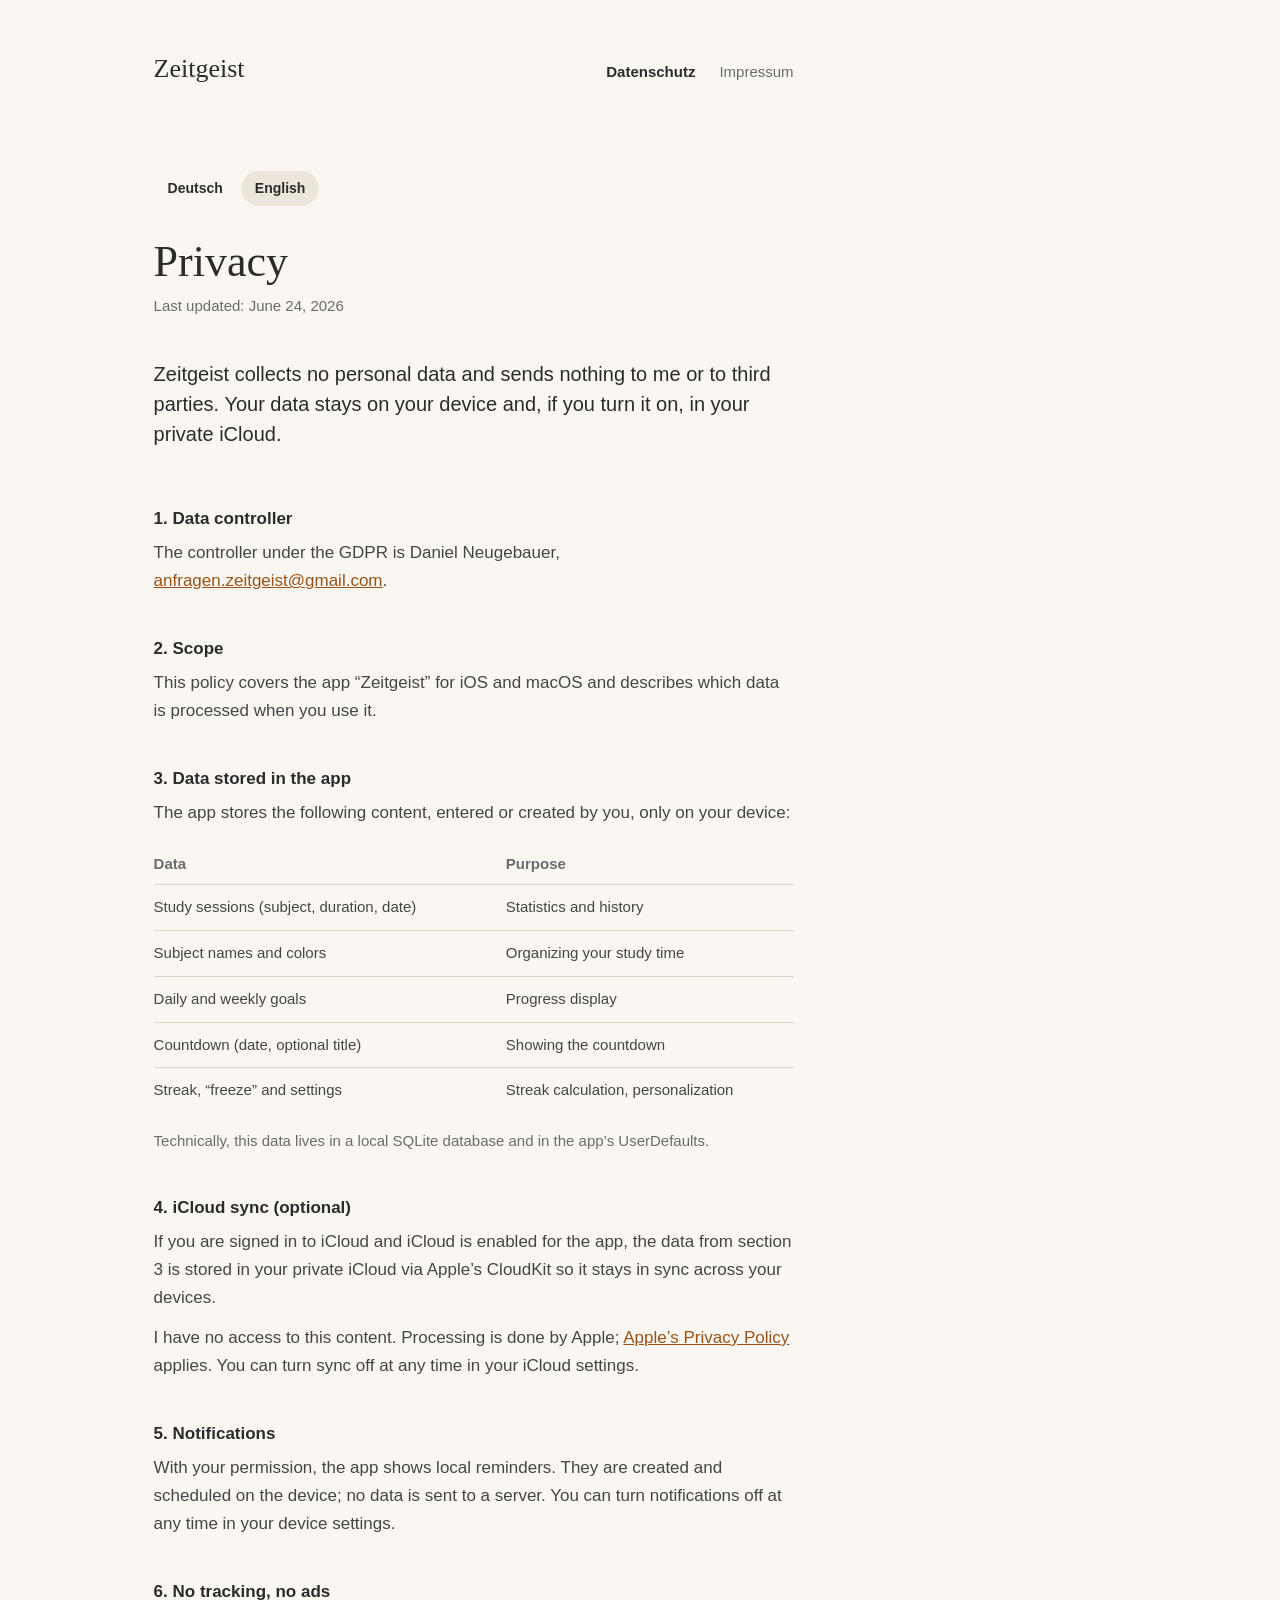
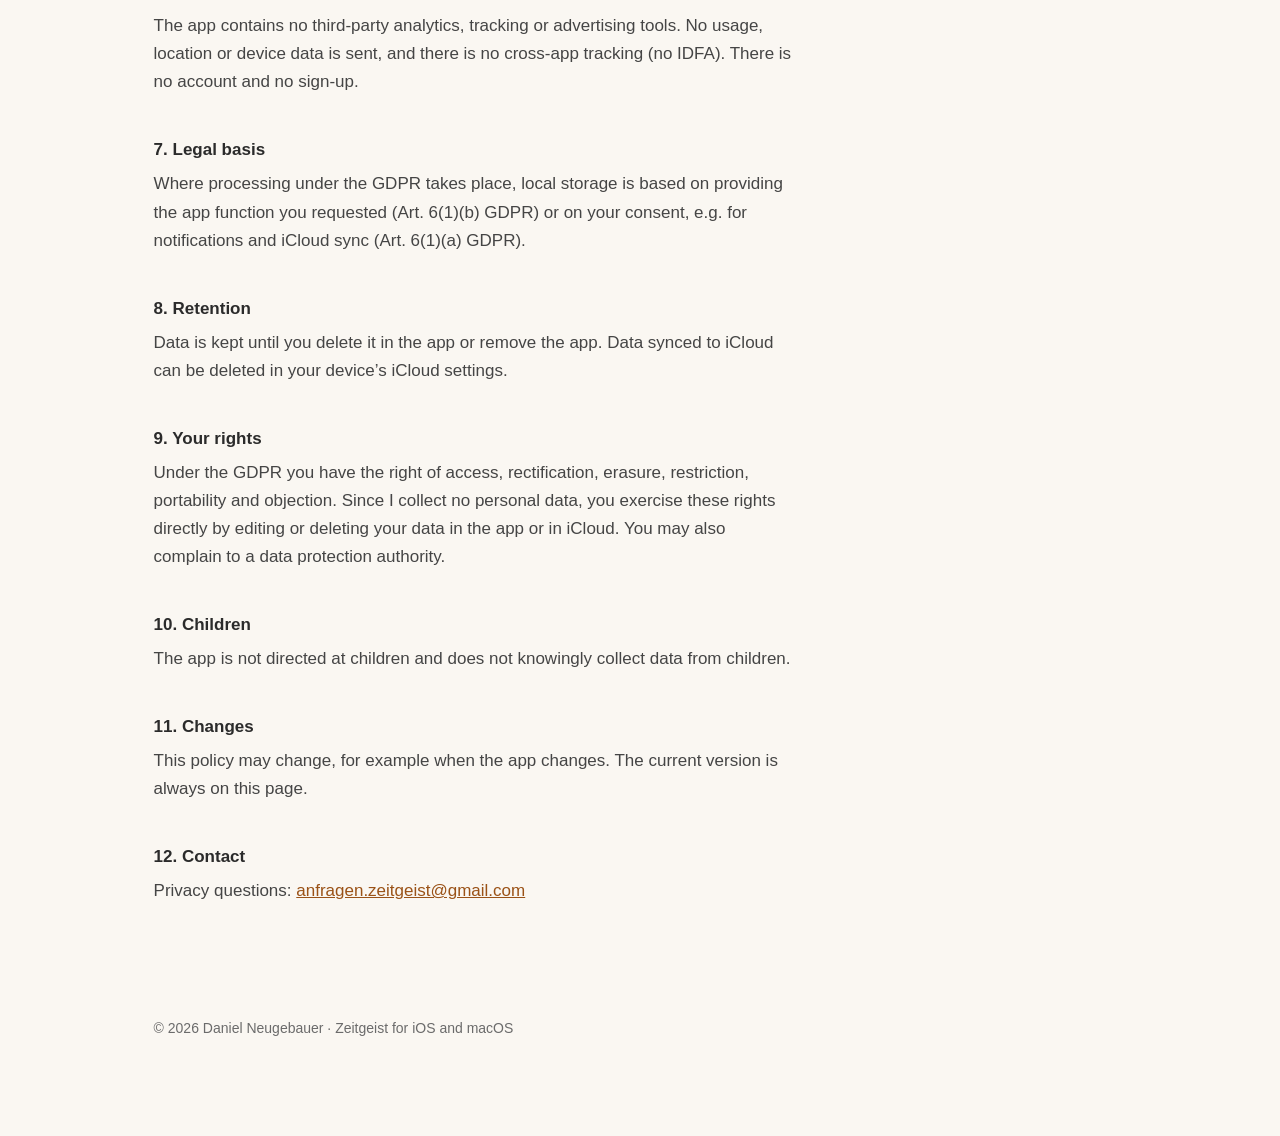
<file: index.html>
<!DOCTYPE html>
<html lang="de">
<head>
<meta charset="UTF-8">
<meta name="viewport" content="width=device-width, initial-scale=1">
<title>Zeitgeist – Datenschutz / Privacy</title>
<link rel="stylesheet" href="style.css">
</head>
<body>
<div class="page">
  <header class="site-header">
    <span class="brand">Zeitgeist</span>
    <nav class="site-nav">
      <a href="index.html" aria-current="page">Datenschutz</a>
      <a href="impressum.html">Impressum</a>
    </nav>
  </header>

  <div class="lang-toggle" role="group" aria-label="Sprache / Language">
    <button id="btn-de" class="active" onclick="setLang('de')">Deutsch</button>
    <button id="btn-en" onclick="setLang('en')">English</button>
  </div>

  <!-- ===================== DEUTSCH ===================== -->
  <article id="lang-de" class="lang active">
    <h1>Datenschutz</h1>
    <p class="updated">Stand: 24. Juni 2026</p>
    <p class="lead">Zeitgeist sammelt keine personenbezogenen Daten und sendet nichts an mich oder an Dritte. Deine Daten bleiben auf deinem Gerät und, wenn du es aktivierst, in deiner privaten iCloud.</p>

    <h2>1. Verantwortlicher</h2>
    <p>Verantwortlich im Sinne der DSGVO ist Daniel Neugebauer, <a href="mailto:anfragen.zeitgeist@gmail.com">anfragen.zeitgeist@gmail.com</a>.</p>

    <h2>2. Geltungsbereich</h2>
    <p>Diese Erklärung gilt für die App „Zeitgeist“ für iOS und macOS und beschreibt, welche Daten bei der Nutzung verarbeitet werden.</p>

    <h2>3. Daten, die in der App gespeichert werden</h2>
    <p class="gap-m">Die App speichert folgende Inhalte, die du selbst eingibst oder erzeugst, ausschließlich lokal auf deinem Gerät:</p>
    <table>
      <thead><tr><th>Daten</th><th>Zweck</th></tr></thead>
      <tbody>
        <tr><td>Lern-Sessions (Thema, Dauer, Datum)</td><td>Statistiken und Verlauf</td></tr>
        <tr><td>Namen und Farben von Themen</td><td>Ordnen und Darstellen deiner Lernzeit</td></tr>
        <tr><td>Tages- und Wochenziel</td><td>Fortschrittsanzeige</td></tr>
        <tr><td>Countdown (Datum, optional Titel)</td><td>Anzeige des Countdowns</td></tr>
        <tr><td>Serie, „Freeze“ und Einstellungen</td><td>Berechnung der Serie, Personalisierung</td></tr>
      </tbody>
    </table>
    <p class="note">Technisch liegen diese Daten in einer lokalen SQLite-Datenbank und in den UserDefaults der App.</p>

    <h2>4. iCloud-Synchronisierung (optional)</h2>
    <p class="gap-s">Bist du bei iCloud angemeldet und ist iCloud für die App aktiviert, werden die Daten aus Punkt 3 über Apples CloudKit in deiner privaten iCloud gespeichert, damit sie auf deinen Geräten synchron bleiben.</p>
    <p>Ich habe keinen Zugriff auf diese Inhalte. Die Verarbeitung erfolgt durch Apple; es gilt die <a href="https://www.apple.com/legal/privacy/de-ww/" target="_blank" rel="noopener">Datenschutzrichtlinie von Apple</a>. Du kannst die Synchronisierung jederzeit in den iCloud-Einstellungen deaktivieren.</p>

    <h2>5. Mitteilungen</h2>
    <p>Mit deiner Erlaubnis zeigt die App lokale Erinnerungen an. Sie werden auf dem Gerät erzeugt und geplant; dafür werden keine Daten an einen Server übertragen. Du kannst Mitteilungen jederzeit in den Geräteeinstellungen abschalten.</p>

    <h2>6. Kein Tracking, keine Werbung</h2>
    <p>Die App enthält keine Analyse-, Tracking- oder Werbewerkzeuge von Dritten. Es werden keine Nutzungs-, Standort- oder Gerätedaten gesendet, und es gibt kein App-übergreifendes Tracking (kein IDFA). Ein Konto oder eine Registrierung gibt es nicht.</p>

    <h2>7. Rechtsgrundlage</h2>
    <p>Soweit eine Verarbeitung im Sinne der DSGVO stattfindet, beruht die lokale Speicherung auf der Bereitstellung der gewünschten App-Funktion (Art. 6 Abs. 1 lit. b DSGVO) bzw. auf deiner Einwilligung, etwa bei Mitteilungen und iCloud-Sync (Art. 6 Abs. 1 lit. a DSGVO).</p>

    <h2>8. Speicherdauer</h2>
    <p>Die Daten bleiben gespeichert, bis du sie in der App löschst oder die App entfernst. In iCloud synchronisierte Daten löschst du über die iCloud-Verwaltung deines Geräts.</p>

    <h2>9. Deine Rechte</h2>
    <p>Du hast nach der DSGVO das Recht auf Auskunft, Berichtigung, Löschung, Einschränkung der Verarbeitung, Datenübertragbarkeit und Widerspruch. Da ich keine personenbezogenen Daten erhebe, übst du diese Rechte direkt aus, indem du deine Daten in der App oder in iCloud bearbeitest oder löschst. Außerdem kannst du dich bei einer Datenschutz-Aufsichtsbehörde beschweren.</p>

    <h2>10. Kinder</h2>
    <p>Die App richtet sich nicht gezielt an Kinder und erhebt wissentlich keine Daten von Kindern.</p>

    <h2>11. Änderungen</h2>
    <p>Diese Erklärung kann sich ändern, etwa wenn sich die App ändert. Die aktuelle Fassung steht immer auf dieser Seite.</p>

    <h2>12. Kontakt</h2>
    <p>Fragen zum Datenschutz: <a href="mailto:anfragen.zeitgeist@gmail.com">anfragen.zeitgeist@gmail.com</a></p>

    <footer class="site-footer">© 2026 Daniel Neugebauer · Zeitgeist für iOS und macOS</footer>
  </article>

  <!-- ===================== ENGLISH ===================== -->
  <article id="lang-en" class="lang">
    <h1>Privacy</h1>
    <p class="updated">Last updated: June 24, 2026</p>
    <p class="lead">Zeitgeist collects no personal data and sends nothing to me or to third parties. Your data stays on your device and, if you turn it on, in your private iCloud.</p>

    <h2>1. Data controller</h2>
    <p>The controller under the GDPR is Daniel Neugebauer, <a href="mailto:anfragen.zeitgeist@gmail.com">anfragen.zeitgeist@gmail.com</a>.</p>

    <h2>2. Scope</h2>
    <p>This policy covers the app “Zeitgeist” for iOS and macOS and describes which data is processed when you use it.</p>

    <h2>3. Data stored in the app</h2>
    <p class="gap-m">The app stores the following content, entered or created by you, only on your device:</p>
    <table>
      <thead><tr><th>Data</th><th>Purpose</th></tr></thead>
      <tbody>
        <tr><td>Study sessions (subject, duration, date)</td><td>Statistics and history</td></tr>
        <tr><td>Subject names and colors</td><td>Organizing your study time</td></tr>
        <tr><td>Daily and weekly goals</td><td>Progress display</td></tr>
        <tr><td>Countdown (date, optional title)</td><td>Showing the countdown</td></tr>
        <tr><td>Streak, “freeze” and settings</td><td>Streak calculation, personalization</td></tr>
      </tbody>
    </table>
    <p class="note">Technically, this data lives in a local SQLite database and in the app’s UserDefaults.</p>

    <h2>4. iCloud sync (optional)</h2>
    <p class="gap-s">If you are signed in to iCloud and iCloud is enabled for the app, the data from section 3 is stored in your private iCloud via Apple’s CloudKit so it stays in sync across your devices.</p>
    <p>I have no access to this content. Processing is done by Apple; <a href="https://www.apple.com/legal/privacy/en-ww/" target="_blank" rel="noopener">Apple’s Privacy Policy</a> applies. You can turn sync off at any time in your iCloud settings.</p>

    <h2>5. Notifications</h2>
    <p>With your permission, the app shows local reminders. They are created and scheduled on the device; no data is sent to a server. You can turn notifications off at any time in your device settings.</p>

    <h2>6. No tracking, no ads</h2>
    <p>The app contains no third-party analytics, tracking or advertising tools. No usage, location or device data is sent, and there is no cross-app tracking (no IDFA). There is no account and no sign-up.</p>

    <h2>7. Legal basis</h2>
    <p>Where processing under the GDPR takes place, local storage is based on providing the app function you requested (Art. 6(1)(b) GDPR) or on your consent, e.g. for notifications and iCloud sync (Art. 6(1)(a) GDPR).</p>

    <h2>8. Retention</h2>
    <p>Data is kept until you delete it in the app or remove the app. Data synced to iCloud can be deleted in your device’s iCloud settings.</p>

    <h2>9. Your rights</h2>
    <p>Under the GDPR you have the right of access, rectification, erasure, restriction, portability and objection. Since I collect no personal data, you exercise these rights directly by editing or deleting your data in the app or in iCloud. You may also complain to a data protection authority.</p>

    <h2>10. Children</h2>
    <p>The app is not directed at children and does not knowingly collect data from children.</p>

    <h2>11. Changes</h2>
    <p>This policy may change, for example when the app changes. The current version is always on this page.</p>

    <h2>12. Contact</h2>
    <p>Privacy questions: <a href="mailto:anfragen.zeitgeist@gmail.com">anfragen.zeitgeist@gmail.com</a></p>

    <footer class="site-footer">© 2026 Daniel Neugebauer · Zeitgeist for iOS and macOS</footer>
  </article>
</div>

<script>
  function setLang(l) {
    document.documentElement.lang = l;
    document.getElementById('lang-de').classList.toggle('active', l === 'de');
    document.getElementById('lang-en').classList.toggle('active', l === 'en');
    document.getElementById('btn-de').classList.toggle('active', l === 'de');
    document.getElementById('btn-en').classList.toggle('active', l === 'en');
  }
  // Sprache nach Browsereinstellung vorwählen
  if ((navigator.language || 'de').slice(0, 2) === 'en') setLang('en');
</script>
</body>
</html>
</file>
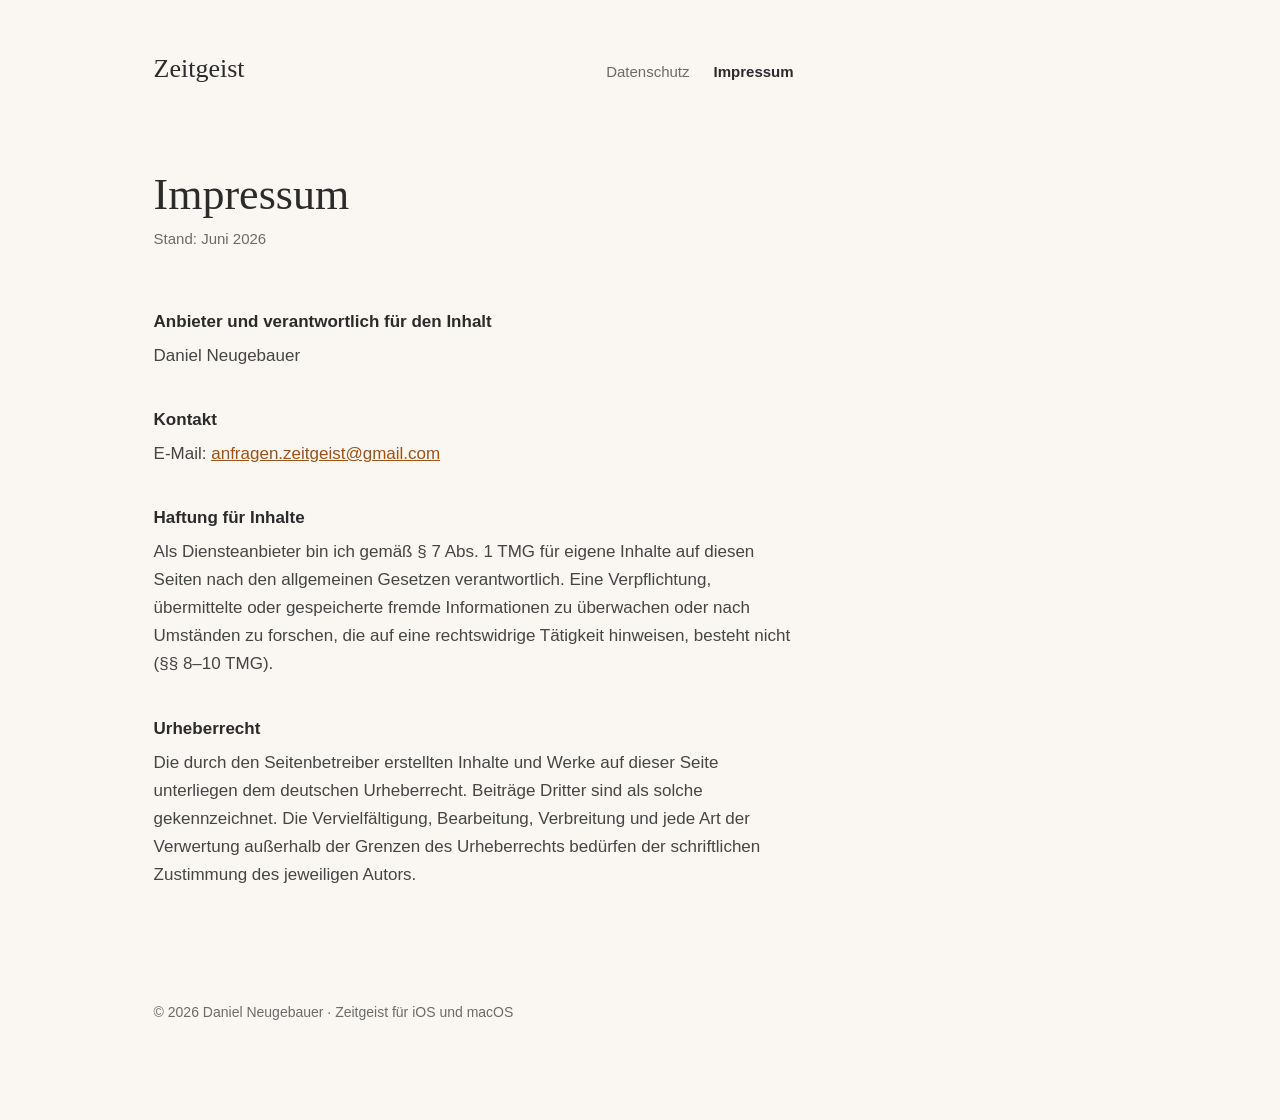
<file: impressum.html>
<!DOCTYPE html>
<html lang="de">
<head>
<meta charset="UTF-8">
<meta name="viewport" content="width=device-width, initial-scale=1">
<title>Zeitgeist – Impressum</title>
<link rel="stylesheet" href="style.css">
</head>
<body>
<div class="page legal">
  <header class="site-header">
    <span class="brand">Zeitgeist</span>
    <nav class="site-nav">
      <a href="index.html">Datenschutz</a>
      <a href="impressum.html" aria-current="page">Impressum</a>
    </nav>
  </header>

  <h1>Impressum</h1>
  <p class="updated" style="margin-bottom:56px">Stand: Juni 2026</p>

  <section>
    <h2>Anbieter und verantwortlich für den Inhalt</h2>
    <p>Daniel Neugebauer</p>
  </section>

  <section>
    <h2>Kontakt</h2>
    <p>E-Mail: <a href="mailto:anfragen.zeitgeist@gmail.com">anfragen.zeitgeist@gmail.com</a></p>
  </section>

  <section>
    <h2>Haftung für Inhalte</h2>
    <p>Als Diensteanbieter bin ich gemäß § 7 Abs. 1 TMG für eigene Inhalte auf diesen Seiten nach den allgemeinen Gesetzen verantwortlich. Eine Verpflichtung, übermittelte oder gespeicherte fremde Informationen zu überwachen oder nach Umständen zu forschen, die auf eine rechtswidrige Tätigkeit hinweisen, besteht nicht (§§ 8–10 TMG).</p>
  </section>

  <section>
    <h2>Urheberrecht</h2>
    <p>Die durch den Seitenbetreiber erstellten Inhalte und Werke auf dieser Seite unterliegen dem deutschen Urheberrecht. Beiträge Dritter sind als solche gekennzeichnet. Die Vervielfältigung, Bearbeitung, Verbreitung und jede Art der Verwertung außerhalb der Grenzen des Urheberrechts bedürfen der schriftlichen Zustimmung des jeweiligen Autors.</p>
  </section>

  <footer class="site-footer">© 2026 Daniel Neugebauer · Zeitgeist für iOS und macOS</footer>
</div>
</body>
</html>
</file>
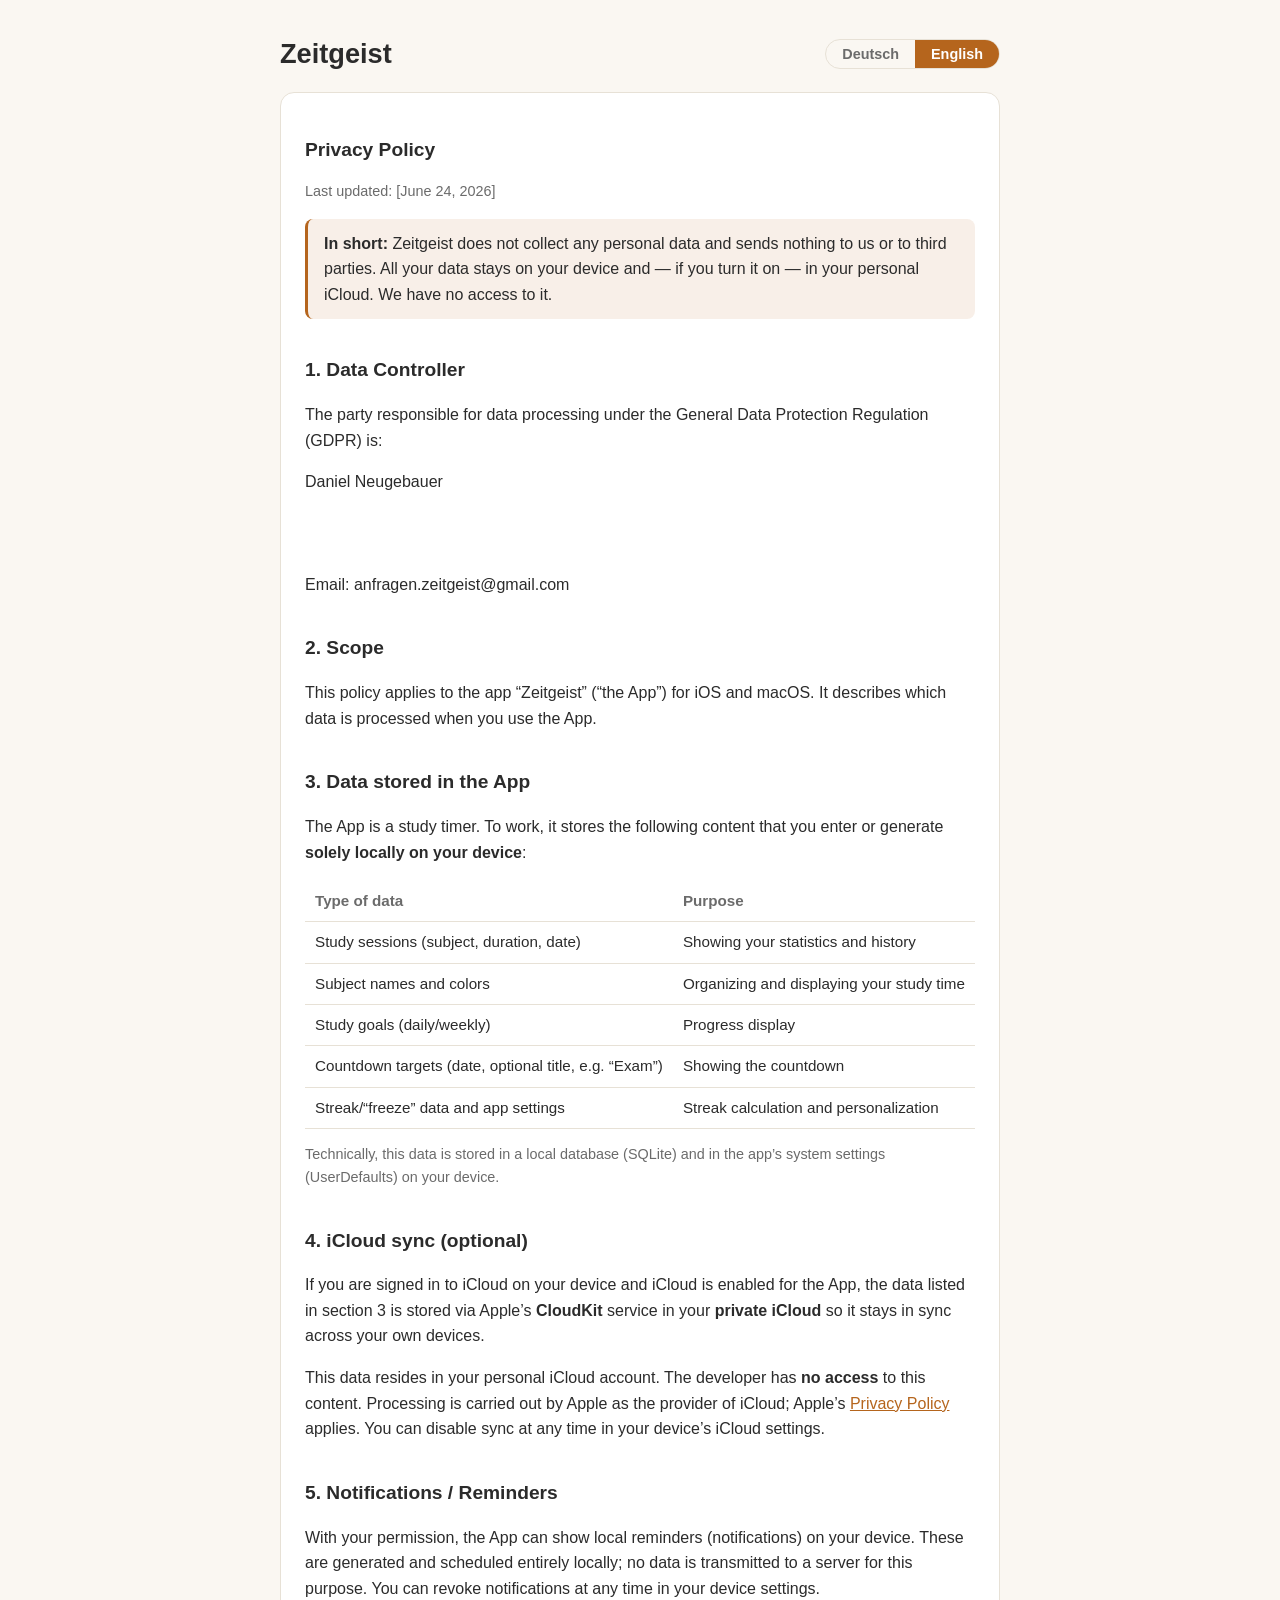
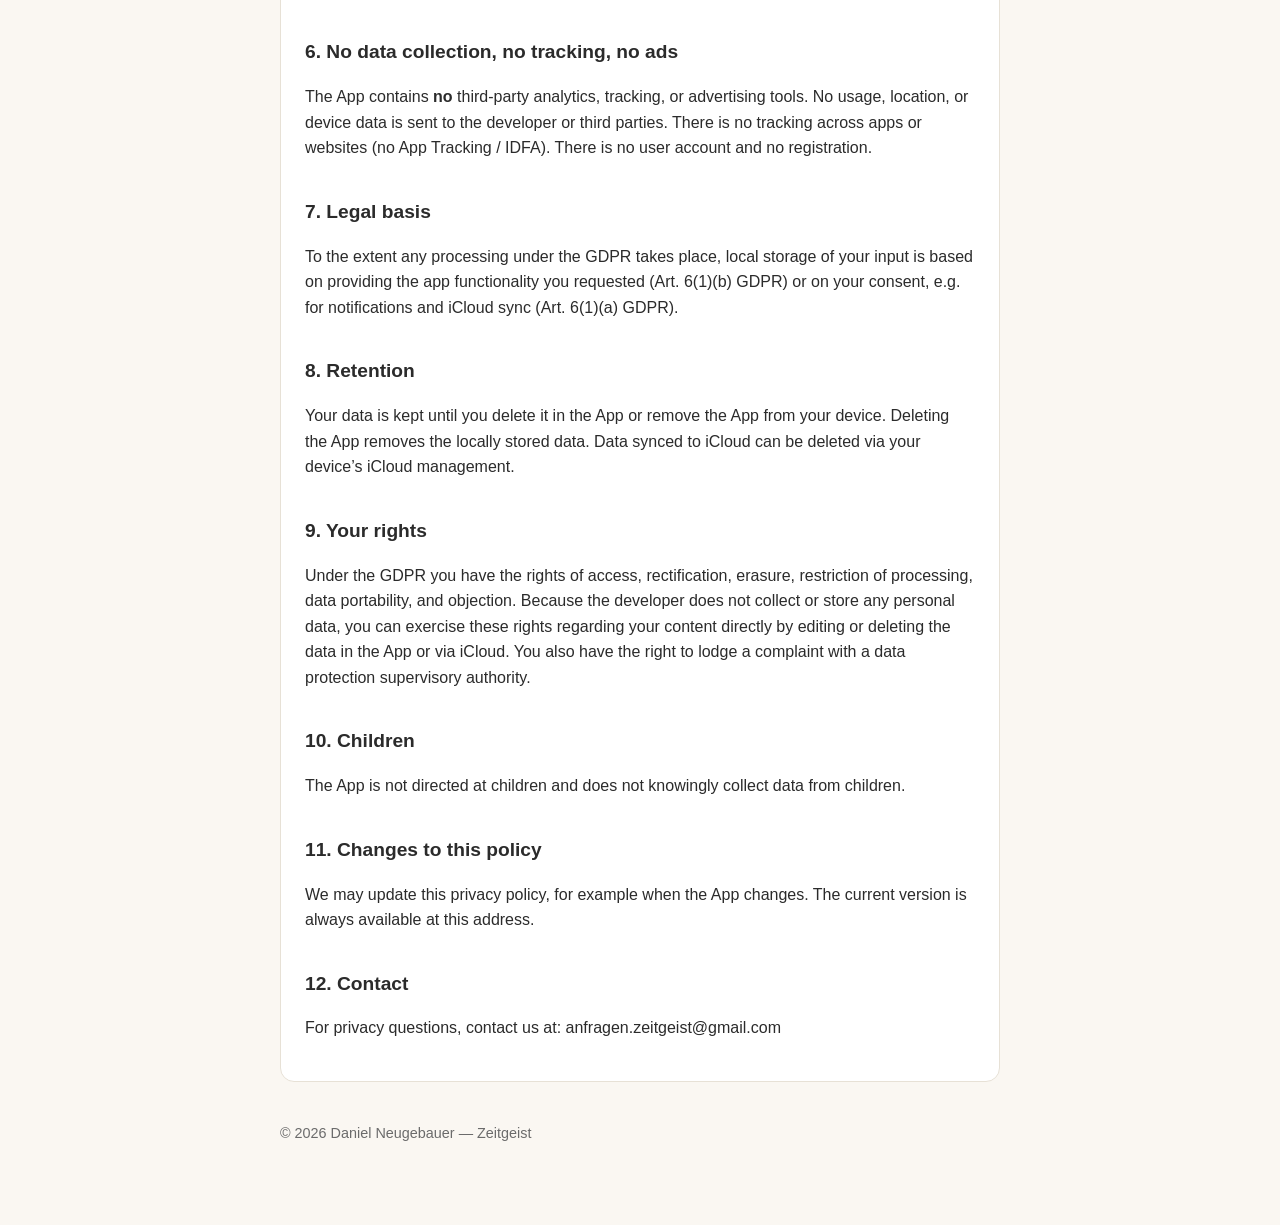
<file: privacy-policy.html>
<!DOCTYPE html>
<html lang="de">
<head>
<meta charset="UTF-8">
<meta name="viewport" content="width=device-width, initial-scale=1">
<title>Zeitgeist – Datenschutzerklärung / Privacy Policy</title>
<style>
  :root {
    --bg: #faf7f2;
    --card: #ffffff;
    --text: #2b2b2b;
    --muted: #6b6b6b;
    --accent: #b5651d;
    --border: #e7e1d6;
  }
  @media (prefers-color-scheme: dark) {
    :root {
      --bg: #1c1b19;
      --card: #262522;
      --text: #ece8e1;
      --muted: #a8a39a;
      --accent: #e0975a;
      --border: #3a3833;
    }
  }
  * { box-sizing: border-box; }
  body {
    margin: 0;
    background: var(--bg);
    color: var(--text);
    font-family: -apple-system, BlinkMacSystemFont, "Segoe UI", Roboto, Helvetica, Arial, sans-serif;
    line-height: 1.6;
    -webkit-font-smoothing: antialiased;
  }
  .wrap { max-width: 760px; margin: 0 auto; padding: 32px 20px 80px; }
  header.top { display: flex; align-items: center; justify-content: space-between; flex-wrap: wrap; gap: 12px; margin-bottom: 8px; }
  h1 { font-size: 1.7rem; margin: 0; }
  h2 { font-size: 1.2rem; margin: 36px 0 8px; }
  h3 { font-size: 1rem; margin: 22px 0 6px; }
  p, li { color: var(--text); }
  .muted { color: var(--muted); font-size: 0.9rem; }
  a { color: var(--accent); }
  .card {
    background: var(--card);
    border: 1px solid var(--border);
    border-radius: 14px;
    padding: 6px 24px 24px;
    margin-top: 16px;
  }
  .toggle { display: inline-flex; border: 1px solid var(--border); border-radius: 999px; overflow: hidden; }
  .toggle button {
    border: none; background: transparent; color: var(--muted);
    padding: 6px 16px; font-size: 0.9rem; cursor: pointer; font-weight: 600;
  }
  .toggle button.active { background: var(--accent); color: #fff; }
  .lang { display: none; }
  .lang.active { display: block; }
  .highlight {
    background: rgba(181,101,29,0.10);
    border-left: 3px solid var(--accent);
    border-radius: 8px; padding: 12px 16px; margin: 16px 0;
  }
  table { width: 100%; border-collapse: collapse; margin: 10px 0; font-size: 0.95rem; }
  th, td { text-align: left; padding: 8px 10px; border-bottom: 1px solid var(--border); vertical-align: top; }
  th { color: var(--muted); font-weight: 600; }
  footer { margin-top: 40px; }
</style>
</head>
<body>
<div class="wrap">
  <header class="top">
    <h1>Zeitgeist</h1>
    <div class="toggle" role="group" aria-label="Sprache / Language">
      <button id="btn-de" class="active" onclick="setLang('de')">Deutsch</button>
      <button id="btn-en" onclick="setLang('en')">English</button>
    </div>
  </header>

  <!-- ===================== DEUTSCH ===================== -->
  <section id="lang-de" class="lang active">
    <div class="card">
      <h2>Datenschutzerklärung</h2>
      <p class="muted">Stand: [24. Juni 2026]</p>

      <div class="highlight">
        <strong>Kurzfassung:</strong> Zeitgeist sammelt keine personenbezogenen Daten und sendet
        nichts an uns oder an Dritte. Alle deine Daten bleiben auf deinem Gerät und – falls du es
        aktivierst – in deiner persönlichen iCloud. Wir haben keinen Zugriff darauf.
      </div>

      <h2>1. Verantwortlicher</h2>
      <p>
        Verantwortlich für die Datenverarbeitung im Sinne der Datenschutz-Grundverordnung (DSGVO) ist:
      </p>
      <p>
        Daniel Neugebauer<br>
        <br>
        <br>
        <br>
        E-Mail: anfragen.zeitgeist@gmail.com
      </p>

      <h2>2. Geltungsbereich</h2>
      <p>
        Diese Erklärung gilt für die App „Zeitgeist" (im Folgenden „die App") für iOS und macOS.
        Sie beschreibt, welche Daten bei der Nutzung der App verarbeitet werden.
      </p>

      <h2>3. Daten, die in der App gespeichert werden</h2>
      <p>
        Die App ist ein Lern-Timer. Damit sie funktioniert, speichert sie folgende von dir selbst
        eingegebene oder erzeugte Inhalte <strong>ausschließlich lokal auf deinem Gerät</strong>:
      </p>
      <table>
        <thead><tr><th>Datenart</th><th>Zweck</th></tr></thead>
        <tbody>
          <tr><td>Lern-Sessions (Thema, Dauer, Datum)</td><td>Anzeige deiner Statistiken und deines Verlaufs</td></tr>
          <tr><td>Themen/Fächer-Namen und -Farben</td><td>Strukturierung und Darstellung deiner Lernzeit</td></tr>
          <tr><td>Lernziele (Tages-/Wochenziel)</td><td>Fortschrittsanzeige</td></tr>
          <tr><td>Countdown-Ziele (Datum, optionaler Titel, z. B. „Prüfung")</td><td>Anzeige des Countdowns</td></tr>
          <tr><td>Streak-/„Freeze"-Daten und App-Einstellungen</td><td>Streak-Berechnung und Personalisierung</td></tr>
        </tbody>
      </table>
      <p class="muted">
        Technisch werden diese Daten in einer lokalen Datenbank (SQLite) sowie in den
        System-Einstellungen der App (UserDefaults) auf deinem Gerät abgelegt.
      </p>

      <h2>4. iCloud-Synchronisierung (optional)</h2>
      <p>
        Wenn du in deinem Gerät bei iCloud angemeldet bist und iCloud für die App aktiviert ist,
        werden die unter Punkt 3 genannten Daten über Apples Dienst <strong>CloudKit</strong> in
        deiner <strong>privaten iCloud</strong> gespeichert, damit sie zwischen deinen eigenen
        Geräten synchron bleiben.
      </p>
      <p>
        Diese Daten liegen in deinem persönlichen iCloud-Konto. Der Entwickler hat
        <strong>keinen Zugriff</strong> auf diese Inhalte. Die Verarbeitung erfolgt durch Apple als
        Anbieter von iCloud; es gilt die <a href="https://www.apple.com/legal/privacy/de-ww/" target="_blank" rel="noopener">Datenschutzrichtlinie von Apple</a>.
        Du kannst die Synchronisierung jederzeit in den iCloud-Einstellungen deines Geräts deaktivieren.
      </p>

      <h2>5. Mitteilungen / Erinnerungen</h2>
      <p>
        Die App kann dir – nur mit deiner Erlaubnis – lokale Erinnerungen (Push-Mitteilungen) auf dem
        Gerät anzeigen. Diese werden ausschließlich lokal auf deinem Gerät erzeugt und geplant; es
        werden dafür keine Daten an einen Server übertragen. Du kannst Mitteilungen jederzeit in den
        Geräteeinstellungen widerrufen.
      </p>

      <h2>6. Keine Datenerhebung, kein Tracking, keine Werbung</h2>
      <p>
        Die App enthält <strong>keine</strong> Analyse-, Tracking- oder Werbe-Werkzeuge von Dritten.
        Es werden keine Nutzungs-, Standort- oder Gerätedaten an den Entwickler oder Dritte gesendet.
        Es findet kein Tracking über Apps oder Websites hinweg statt (kein App Tracking / IDFA).
        Es gibt kein Nutzerkonto und keine Registrierung.
      </p>

      <h2>7. Rechtsgrundlage</h2>
      <p>
        Soweit überhaupt eine Verarbeitung im Sinne der DSGVO stattfindet, beruht die lokale
        Speicherung deiner Eingaben auf der Erfüllung der von dir gewünschten App-Funktion
        (Art. 6 Abs. 1 lit. b DSGVO) bzw. auf deiner Einwilligung, etwa bei Mitteilungen und
        iCloud-Sync (Art. 6 Abs. 1 lit. a DSGVO).
      </p>

      <h2>8. Speicherdauer</h2>
      <p>
        Deine Daten bleiben gespeichert, bis du sie in der App löschst oder die App von deinem Gerät
        entfernst. Beim Löschen der App werden die lokal gespeicherten Daten entfernt. In iCloud
        synchronisierte Daten kannst du über die iCloud-Verwaltung deines Geräts löschen.
      </p>

      <h2>9. Deine Rechte</h2>
      <p>
        Dir stehen nach der DSGVO die Rechte auf Auskunft, Berichtigung, Löschung, Einschränkung der
        Verarbeitung, Datenübertragbarkeit und Widerspruch zu. Da der Entwickler keine
        personenbezogenen Daten erhebt oder speichert, kannst du diese Rechte in Bezug auf deine
        Inhalte unmittelbar selbst ausüben, indem du die Daten in der App oder über iCloud bearbeitest
        bzw. löschst. Du hast außerdem das Recht, dich bei einer Datenschutz-Aufsichtsbehörde zu beschweren.
      </p>

      <h2>10. Kinder</h2>
      <p>
        Die App richtet sich nicht gezielt an Kinder und erhebt wissentlich keine Daten von Kindern.
      </p>

      <h2>11. Änderungen dieser Erklärung</h2>
      <p>
        Wir können diese Datenschutzerklärung anpassen, etwa wenn sich die App ändert. Die jeweils
        aktuelle Fassung ist unter dieser Adresse abrufbar.
      </p>

      <h2>12. Kontakt</h2>
      <p>Bei Fragen zum Datenschutz erreichst du uns unter: anfragen.zeitgeist@gmail.com</p>
    </div>
  </section>

  <!-- ===================== ENGLISH ===================== -->
  <section id="lang-en" class="lang">
    <div class="card">
      <h2>Privacy Policy</h2>
      <p class="muted">Last updated: [June 24, 2026]</p>

      <div class="highlight">
        <strong>In short:</strong> Zeitgeist does not collect any personal data and sends nothing to
        us or to third parties. All your data stays on your device and — if you turn it on — in your
        personal iCloud. We have no access to it.
      </div>

      <h2>1. Data Controller</h2>
      <p>The party responsible for data processing under the General Data Protection Regulation (GDPR) is:</p>
      <p>
        Daniel Neugebauer<br>
        <br>
        <br>
        <br>
        Email: anfragen.zeitgeist@gmail.com
      </p>

      <h2>2. Scope</h2>
      <p>
        This policy applies to the app “Zeitgeist” (“the App”) for iOS and macOS. It describes which
        data is processed when you use the App.
      </p>

      <h2>3. Data stored in the App</h2>
      <p>
        The App is a study timer. To work, it stores the following content that you enter or generate
        <strong>solely locally on your device</strong>:
      </p>
      <table>
        <thead><tr><th>Type of data</th><th>Purpose</th></tr></thead>
        <tbody>
          <tr><td>Study sessions (subject, duration, date)</td><td>Showing your statistics and history</td></tr>
          <tr><td>Subject names and colors</td><td>Organizing and displaying your study time</td></tr>
          <tr><td>Study goals (daily/weekly)</td><td>Progress display</td></tr>
          <tr><td>Countdown targets (date, optional title, e.g. “Exam”)</td><td>Showing the countdown</td></tr>
          <tr><td>Streak/“freeze” data and app settings</td><td>Streak calculation and personalization</td></tr>
        </tbody>
      </table>
      <p class="muted">
        Technically, this data is stored in a local database (SQLite) and in the app’s system
        settings (UserDefaults) on your device.
      </p>

      <h2>4. iCloud sync (optional)</h2>
      <p>
        If you are signed in to iCloud on your device and iCloud is enabled for the App, the data
        listed in section 3 is stored via Apple’s <strong>CloudKit</strong> service in your
        <strong>private iCloud</strong> so it stays in sync across your own devices.
      </p>
      <p>
        This data resides in your personal iCloud account. The developer has <strong>no access</strong>
        to this content. Processing is carried out by Apple as the provider of iCloud; Apple’s
        <a href="https://www.apple.com/legal/privacy/en-ww/" target="_blank" rel="noopener">Privacy Policy</a>
        applies. You can disable sync at any time in your device’s iCloud settings.
      </p>

      <h2>5. Notifications / Reminders</h2>
      <p>
        With your permission, the App can show local reminders (notifications) on your device. These
        are generated and scheduled entirely locally; no data is transmitted to a server for this
        purpose. You can revoke notifications at any time in your device settings.
      </p>

      <h2>6. No data collection, no tracking, no ads</h2>
      <p>
        The App contains <strong>no</strong> third-party analytics, tracking, or advertising tools.
        No usage, location, or device data is sent to the developer or third parties. There is no
        tracking across apps or websites (no App Tracking / IDFA). There is no user account and no
        registration.
      </p>

      <h2>7. Legal basis</h2>
      <p>
        To the extent any processing under the GDPR takes place, local storage of your input is based
        on providing the app functionality you requested (Art. 6(1)(b) GDPR) or on your consent, e.g.
        for notifications and iCloud sync (Art. 6(1)(a) GDPR).
      </p>

      <h2>8. Retention</h2>
      <p>
        Your data is kept until you delete it in the App or remove the App from your device. Deleting
        the App removes the locally stored data. Data synced to iCloud can be deleted via your
        device’s iCloud management.
      </p>

      <h2>9. Your rights</h2>
      <p>
        Under the GDPR you have the rights of access, rectification, erasure, restriction of
        processing, data portability, and objection. Because the developer does not collect or store
        any personal data, you can exercise these rights regarding your content directly by editing or
        deleting the data in the App or via iCloud. You also have the right to lodge a complaint with
        a data protection supervisory authority.
      </p>

      <h2>10. Children</h2>
      <p>The App is not directed at children and does not knowingly collect data from children.</p>

      <h2>11. Changes to this policy</h2>
      <p>
        We may update this privacy policy, for example when the App changes. The current version is
        always available at this address.
      </p>

      <h2>12. Contact</h2>
      <p>For privacy questions, contact us at: anfragen.zeitgeist@gmail.com</p>
    </div>
  </section>

  <footer class="muted">© <span id="year"></span> Daniel Neugebauer — Zeitgeist</footer>
</div>

<script>
  function setLang(l) {
    document.documentElement.lang = l;
    document.getElementById('lang-de').classList.toggle('active', l === 'de');
    document.getElementById('lang-en').classList.toggle('active', l === 'en');
    document.getElementById('btn-de').classList.toggle('active', l === 'de');
    document.getElementById('btn-en').classList.toggle('active', l === 'en');
  }
  // Sprache nach Browsereinstellung vorwählen
  if ((navigator.language || 'de').slice(0,2) === 'en') setLang('en');
  document.getElementById('year').textContent = new Date().getFullYear();
</script>
</body>
</html>
</file>
<file: style.css>
:root {
  --color-bg: #faf7f2;
  --color-text: #2b2b2b;
  --color-neutral-200: #ece6da;
  --color-neutral-300: #ddd5c6;
  --color-neutral-700: #6b6b6b;
  --color-neutral-800: #454545;
  --color-accent-700: #9a5217;
  --color-accent-800: #7a4012;
  --font-heading: Georgia, "Iowan Old Style", "Times New Roman", serif;
  --font-body: -apple-system, BlinkMacSystemFont, "Segoe UI", Roboto, Helvetica, Arial, sans-serif;
}
@media (prefers-color-scheme: dark) {
  :root {
    --color-bg: #1c1b19;
    --color-text: #ece8e1;
    --color-neutral-200: #34322d;
    --color-neutral-300: #45423b;
    --color-neutral-700: #a8a39a;
    --color-neutral-800: #cfcac1;
    --color-accent-700: #e0975a;
    --color-accent-800: #f0b07a;
  }
}

* { box-sizing: border-box; }
body {
  margin: 0;
  background: var(--color-bg);
  color: var(--color-text);
  font-family: var(--font-body);
  -webkit-font-smoothing: antialiased;
}
a { color: var(--color-accent-700); }
a:hover { color: var(--color-accent-800); }

.page {
  max-width: 640px;
  margin-left: clamp(24px, 12vw, 200px);
  margin-right: 24px;
  padding-bottom: 96px;
  font-size: 17px;
  line-height: 1.65;
  color: var(--color-neutral-800);
}

.site-header {
  display: flex;
  flex-wrap: wrap;
  justify-content: space-between;
  align-items: baseline;
  gap: 16px;
  padding: 48px 0 80px;
}
.brand { font-family: var(--font-heading); font-size: 26px; color: var(--color-text); }
.site-nav { display: flex; gap: 24px; font-size: 15px; }
.site-nav a { color: var(--color-neutral-700); text-decoration: none; }
.site-nav a:hover { color: var(--color-text); }
.site-nav a[aria-current="page"] { color: var(--color-text); font-weight: 600; }

.lang-toggle { display: flex; gap: 4px; margin-bottom: 32px; font-size: 14px; }
.lang-toggle button {
  all: unset;
  cursor: pointer;
  padding: 6px 14px;
  border-radius: 999px;
  font-weight: 600;
  color: var(--color-text);
}
.lang-toggle button:hover { background: var(--color-neutral-300); }
.lang-toggle button.active { background: var(--color-neutral-200); }
.lang-toggle button:focus-visible { outline: 2px solid var(--color-accent-700); outline-offset: 2px; }

.lang { display: none; }
.lang.active { display: block; }

h1 {
  font-family: var(--font-heading);
  font-weight: 400;
  font-size: 44px;
  line-height: 1.1;
  margin: 0 0 8px;
  color: var(--color-text);
}
h2 { font-size: 17px; font-weight: 600; margin: 40px 0 6px; color: var(--color-text); }
p { margin: 0; }
.updated { margin: 0 0 40px; font-size: 15px; color: var(--color-neutral-700); }
.lead {
  margin: 0 0 56px;
  font-size: 20px;
  line-height: 1.5;
  color: var(--color-text);
  text-wrap: pretty;
}
.note { font-size: 15px; color: var(--color-neutral-700); }
.gap-s { margin-bottom: 12px; }
.gap-m { margin-bottom: 16px; }

table { width: 100%; border-collapse: collapse; font-size: 15px; margin: 0 0 16px; }
th { text-align: left; padding: 8px 16px 8px 0; font-weight: 600; color: var(--color-neutral-700); }
th:last-child { padding-right: 0; }
td { padding: 10px 16px 10px 0; vertical-align: top; border-top: 1px solid var(--color-neutral-300); }
td:last-child { padding-right: 0; }

/* Impressum */
.legal h2 { margin: 0 0 6px; }
.legal section { margin: 0 0 36px; }
.legal section:last-of-type { margin-bottom: 0; }
.legal p { text-wrap: pretty; }

.site-footer { margin-top: 112px; font-size: 14px; color: var(--color-neutral-700); }
</file>
